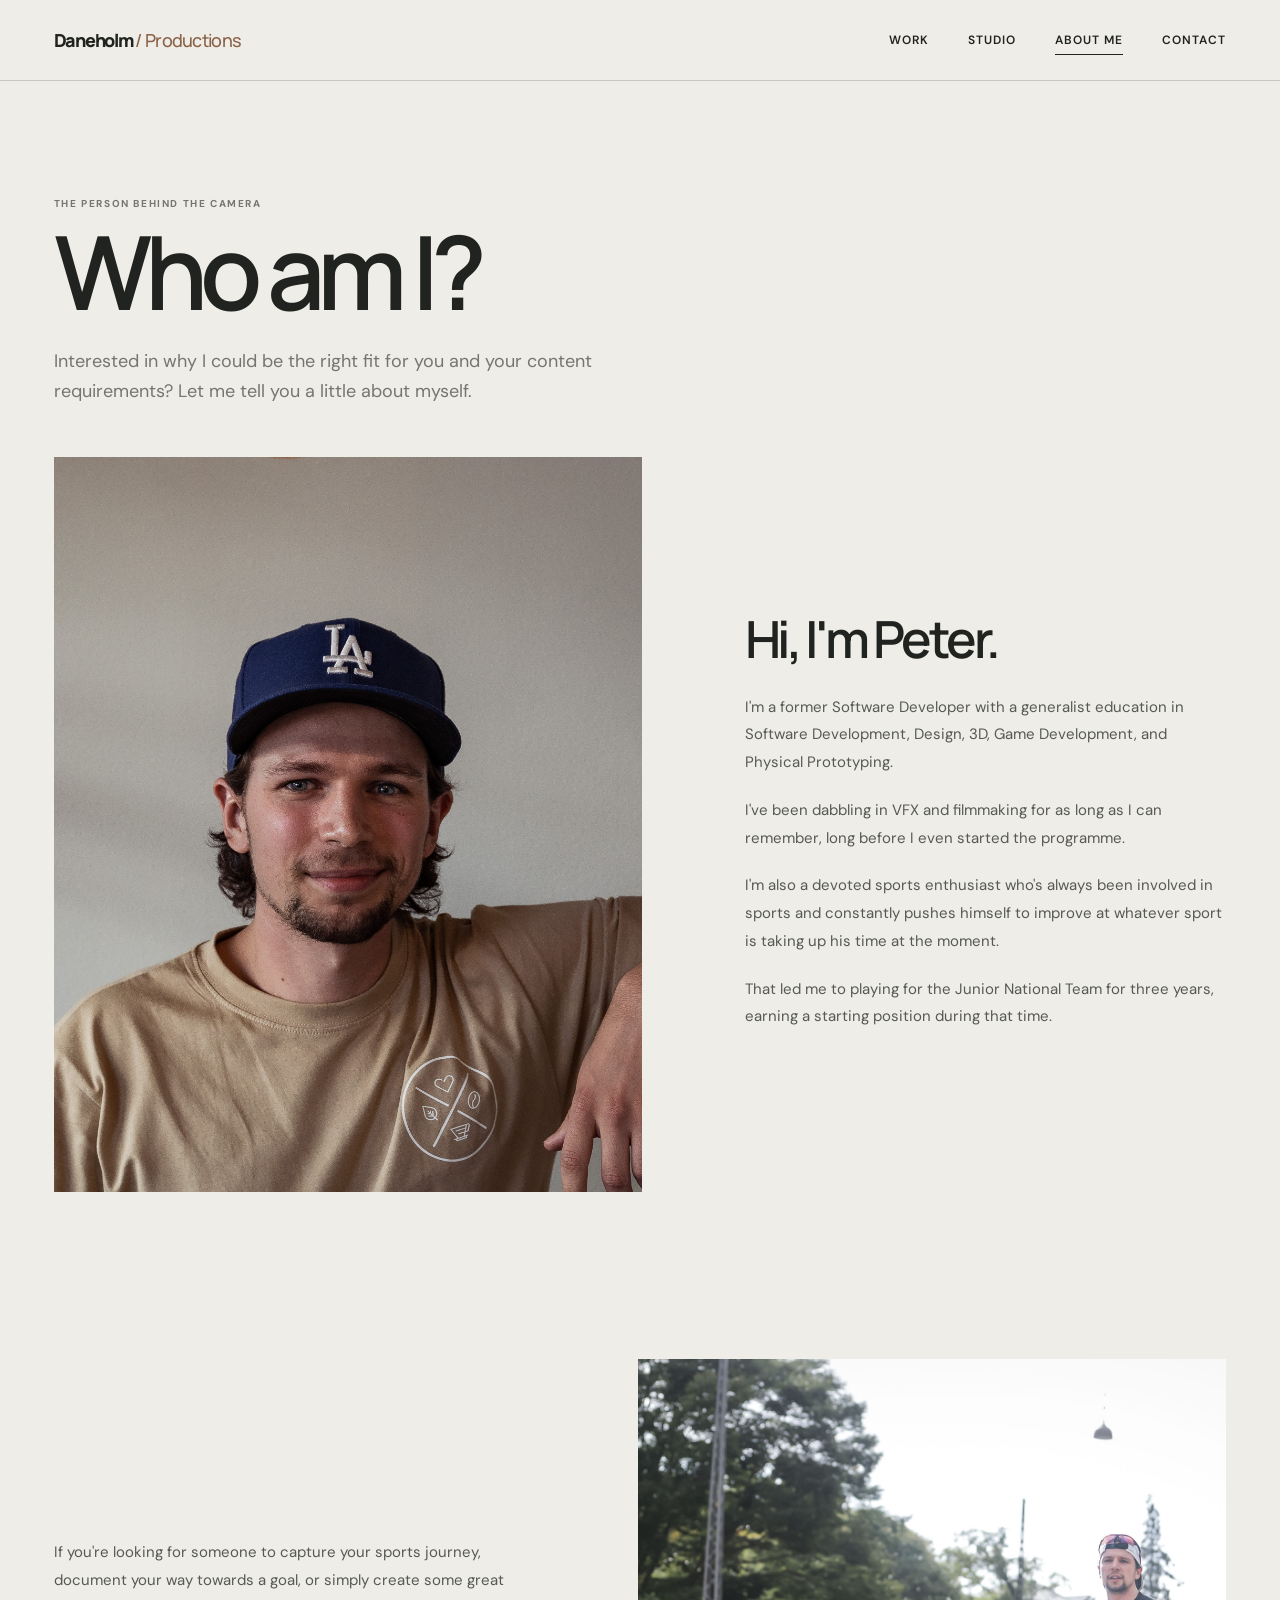
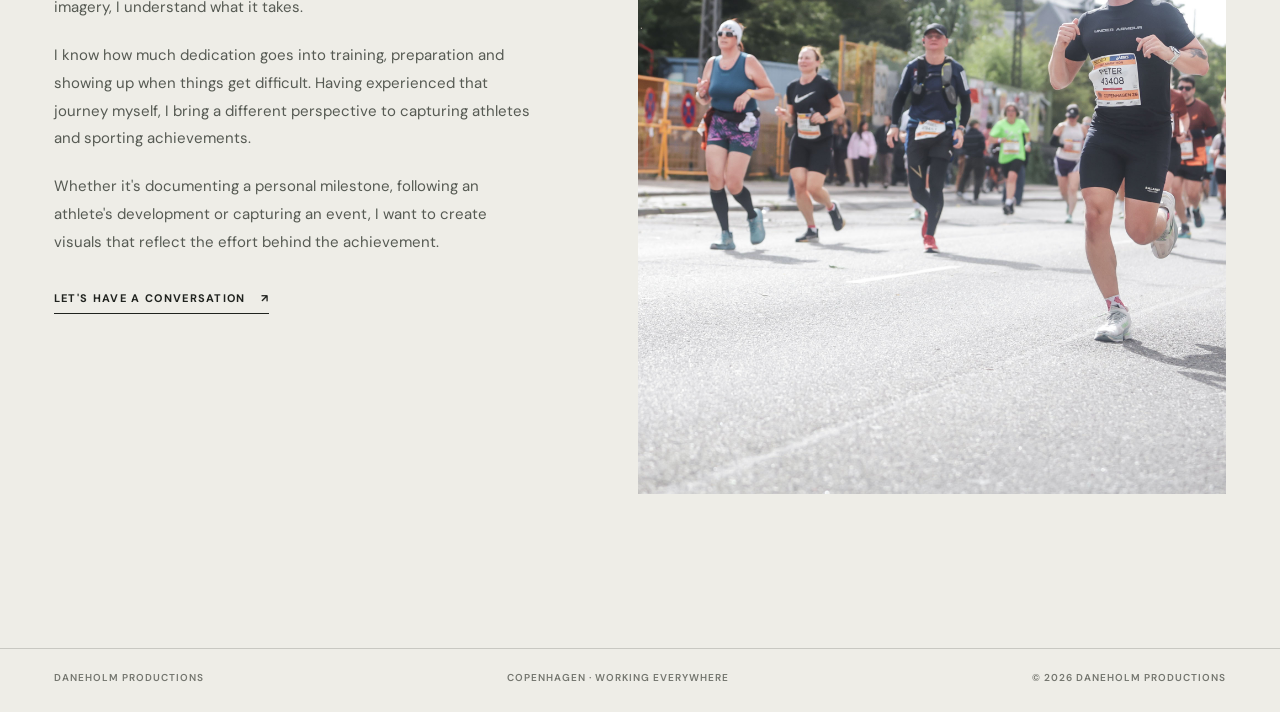
<file: docs/about/index.html>
<!doctype html>
<html lang="en">

<head>
    <meta charset="utf-8">
    <meta name="viewport" content="width=device-width,initial-scale=1">
    <meta name="description" content="The person behind the camera, who am I?">
    <title>About Me</title>
    <link rel="preconnect" href="https://fonts.googleapis.com">
    <link rel="preconnect" href="https://fonts.gstatic.com" crossorigin>
    <link href="../assets/css/styles.css" rel="stylesheet">
    <script defer src="../assets/js/main.js"></script>
</head>

<body>
    <div class="site-shell">
        <header class="site-header"><a class="wordmark" href="../">Daneholm <span>/ Productions</span></a><button
                class="menu-toggle" type="button" aria-expanded="false" aria-controls="site-nav">Menu</button>
            <nav class="nav" id="site-nav" aria-label="Main navigation"><a href="./">Work</a><a
                    href="../studio/">Studio</a><a aria-current="page" href="../about/">About Me</a><a
                    href="../contact/">Contact</a></nav>
        </header>

        <main>
            <section class="page-intro">
                <div class="page-heading">
                    <p class="eyebrow">The person behind the camera</p>
                    <h1>Who am I?</h1>
                    <p class="page-lede">
                        Interested in why I could be the right fit for you and
                        your content requirements? Let me tell you a little
                        about myself.
                    </p>
                </div>
            </section>

            <section class="about-content">

                <article class="about-row">
                    <div class="about-image">
                        <img src="../assets/images/Headshot-1.jpg" alt="Portrait of Peter">
                    </div>

                    <div class="about-text">
                        <h2>Hi, I'm Peter.</h2>

                        <p>
                            I'm a former Software Developer with a generalist
                            education in Software Development, Design, 3D,
                            Game Development, and Physical Prototyping.
                        </p>

                        <p>
                            I've been dabbling in VFX and filmmaking for as
                            long as I can remember, long before I even started
                            the programme.
                        </p>

                        <p>
                            I'm also a devoted sports enthusiast who's always
                            been involved in sports and constantly pushes
                            himself to improve at whatever sport is taking up
                            his time at the moment.
                        </p>

                        <p>
                            That led me to playing for the Junior National
                            Team for three years, earning a starting position
                            during that time.
                        </p>
                    </div>
                </article>

                <article class="about-row about-row-reverse">
                    <div class="about-image">
                        <img src="../assets/images/CPHHalf.JPG" width=100%
                            alt="Peter taking part in Copenhagen Half Marathon">
                    </div>

                    <div class="about-text">
                        <p>
                            If you're looking for someone to capture your
                            sports journey, document your way towards a goal,
                            or simply create some great imagery, I understand
                            what it takes.
                        </p>

                        <p>
                            I know how much dedication goes into training,
                            preparation and showing up when things get
                            difficult. Having experienced that journey myself,
                            I bring a different perspective to capturing
                            athletes and sporting achievements.
                        </p>

                        <p>
                            Whether it's documenting a personal milestone,
                            following an athlete's development or capturing
                            an event, I want to create visuals that reflect
                            the effort behind the achievement.
                        </p>

                        <a class="text-link" href="../contact/">
                            Let's have a conversation
                            <span aria-hidden="true">↗</span>
                        </a>
                    </div>
                </article>

            </section>
        </main>
        <footer class="site-footer"><span>Daneholm Productions</span><span>COPENHAGEN · WORKING
                EVERYWHERE</span><span>© 2026 Daneholm Productions</span></footer>
    </div>
</body>

</html>
</file>
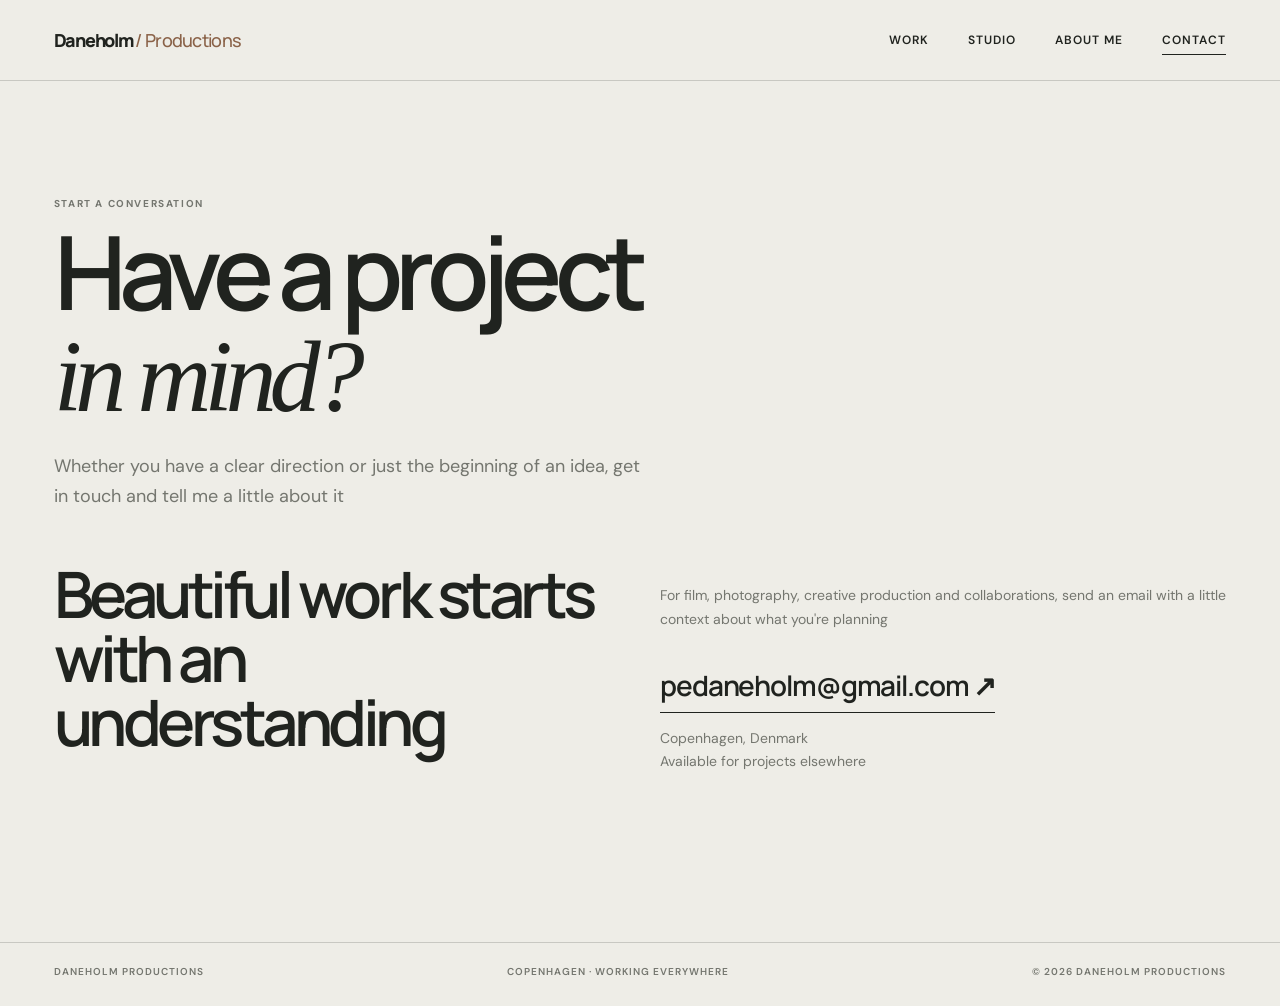
<file: docs/contact/index.html>
<!doctype html>
<html lang="en">

<head>
    <meta charset="utf-8">
    <meta name="viewport" content="width=device-width,initial-scale=1">
    <meta name="description" content="Contact Daneholm Productions about film and photography projects.">
    <title>Contact</title>
    <link rel="preconnect" href="https://fonts.googleapis.com">
    <link rel="preconnect" href="https://fonts.gstatic.com" crossorigin>
    <link href="../assets/css/styles.css" rel="stylesheet">
    <script defer src="../assets/js/main.js"></script>
</head>

<body>
    <div class="site-shell">
        <header class="site-header"><a class="wordmark" href="../">Daneholm <span>/ Productions</span></a><button
                class="menu-toggle" type="button" aria-expanded="false" aria-controls="site-nav">Menu</button>
            <nav class="nav" id="site-nav" aria-label="Main navigation"><a href="../work/">Work</a><a
                    href="../studio/">Studio</a><a href="../about/">About Me</a><a href="./"
                    aria-current="page">Contact</a>
            </nav>
        </header>
        <main>
            <section class="page-intro">
                <div class="page-heading">
                    <p class="eyebrow">Start a conversation</p>
                    <h1>Have a project<br><em>in mind?</em></h1>
                    <p class="page-lede">Whether you have a clear direction or just the beginning of an idea, get in
                        touch
                        and tell me a little about it</p>
                </div>
            </section>
            <section class="contact-panel">
                <h2>Beautiful work starts<br>with an understanding</h2>
                <div class="contact-details">
                    <p>For film, photography, creative production and collaborations, send an email with a little
                        context about what you're planning</p><a class="email-link"
                        href="mailto:pedaneholm@gmail.com">pedaneholm@gmail.com ↗</a>
                    <p>Copenhagen, Denmark<br>Available for projects elsewhere</p>
                </div>
            </section>
        </main>
        <footer class="site-footer"><span>Daneholm Productions</span><span>COPENHAGEN · WORKING
                EVERYWHERE</span><span>© 2026 Daneholm Productions</span></footer>
    </div>
</body>

</html>
</file>
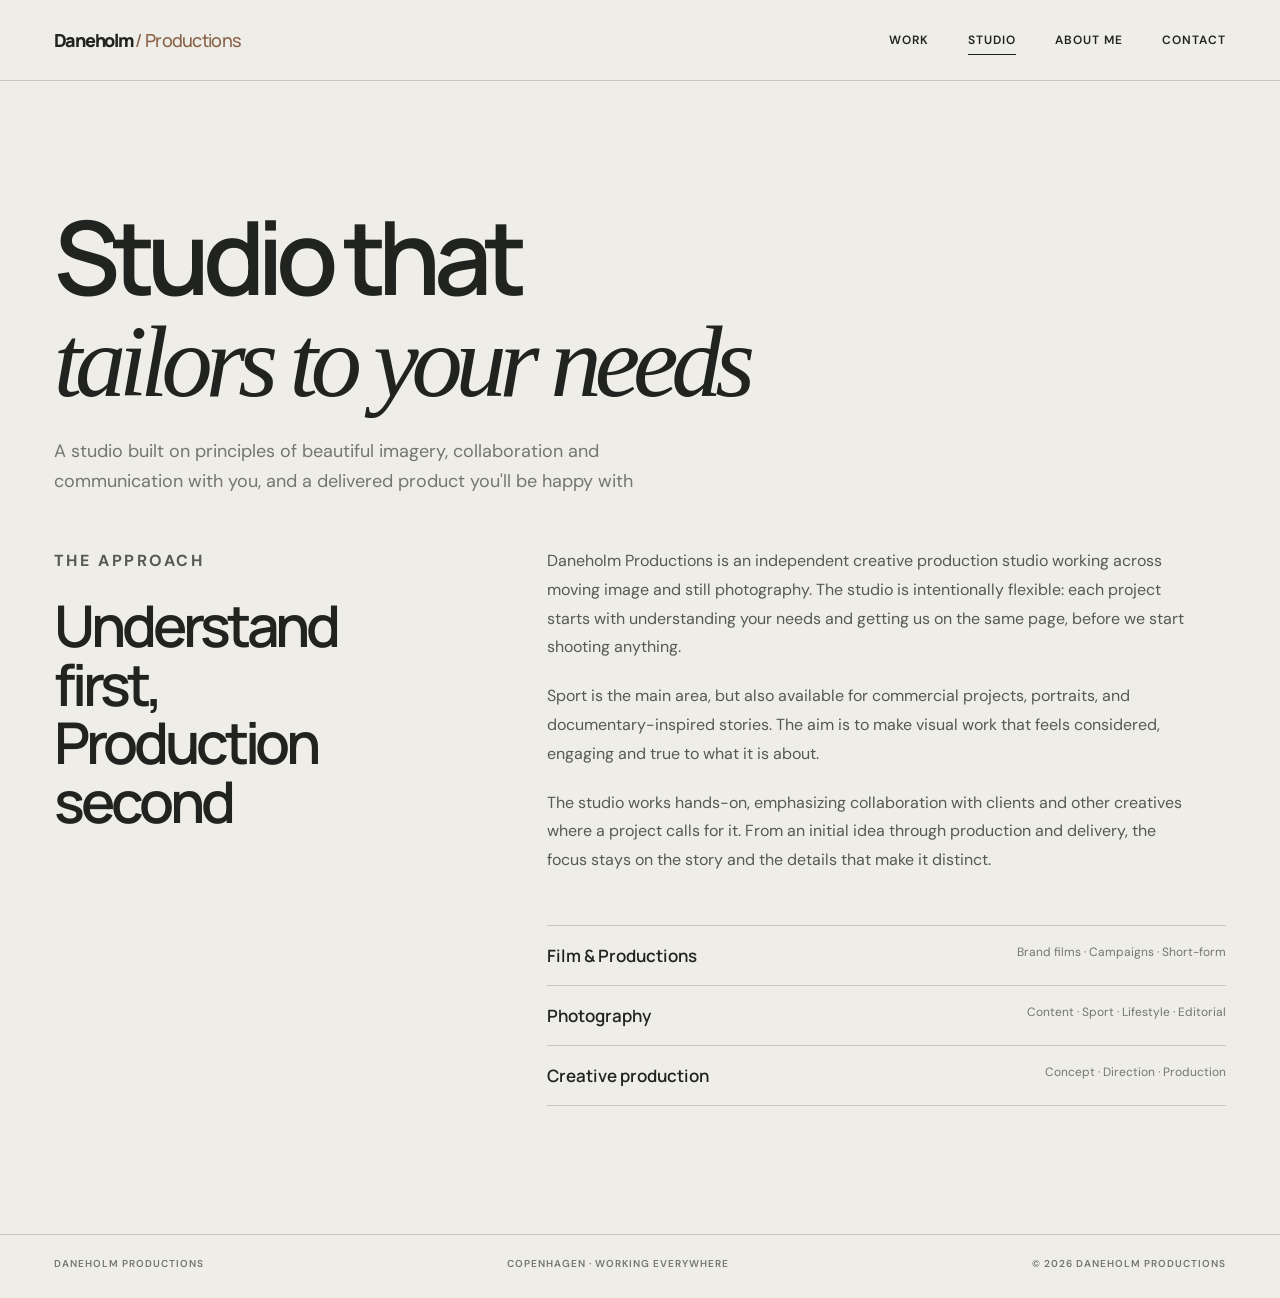
<file: docs/studio/index.html>
<!doctype html>
<html lang="en">

<head>
    <meta charset="utf-8">
    <meta name="viewport" content="width=device-width,initial-scale=1">
    <meta name="description" content="About the independent creative studio behind Daneholm Productions.">
    <title>Studio</title>
    <link rel="preconnect" href="https://fonts.googleapis.com">
    <link rel="preconnect" href="https://fonts.gstatic.com" crossorigin>
    <link href="../assets/css/styles.css" rel="stylesheet">
    <script defer src="../assets/js/main.js"></script>
</head>

<body>
    <div class="site-shell">
        <header class="site-header"><a class="wordmark" href="../">Daneholm <span>/ Productions</span></a><button
                class="menu-toggle" type="button" aria-expanded="false" aria-controls="site-nav">Menu</button>
            <nav class="nav" id="site-nav" aria-label="Main navigation"><a href="../work/">Work</a><a href="./"
                    aria-current="page">Studio</a><a href="../about/">About
                    Me</a><a href="../contact/">Contact</a>
            </nav>
        </header>
        <main>
            <section class="page-intro">
                <div class="page-heading">
                    <p class="eyebrow"></p>
                    <h1>Studio that <br><em>tailors to your needs</em></h1>
                    <p class="page-lede">A studio built on principles of beautiful imagery, collaboration and
                        communication with you, and a delivered product you'll be happy with</p>
                </div>
            </section>
            <section class="studio-layout">
                <div>
                    <p class="eyebrow">The Approach</p>
                    <h2>Understand first,
                        Production second</h2>
                </div>
                <div>
                    <p>Daneholm Productions is an independent creative production studio working across moving image and
                        still photography. The studio is intentionally flexible: each project starts with understanding
                        your
                        needs and getting us on the same page, before we start shooting anything.</p>
                    <p>Sport is the main area, but also available for commercial projects, portraits, and
                        documentary-inspired stories. The aim is to make visual work that feels considered, engaging and
                        true to what it is about.</p>
                    <p>The studio works hands-on, emphasizing collaboration with clients and other creatives where a
                        project calls
                        for it. From an initial idea through production and delivery, the focus stays on the story and
                        the details that make it distinct.</p>
                    <div class="capability-list">
                        <div class="capability"><strong>Film & Productions</strong><span>Brand films · Campaigns ·
                                Short-form</span></div>
                        <div class="capability"><strong>Photography</strong><span>Content · Sport · Lifestyle ·
                                Editorial</span></div>
                        <div class="capability"><strong>Creative production</strong><span>Concept · Direction ·
                                Production</span></div>
                    </div>
                </div>
            </section>
        </main>
        <footer class="site-footer"><span>Daneholm Productions</span><span>COPENHAGEN · WORKING
                EVERYWHERE</span><span>© 2026 Daneholm Productions</span></footer>
    </div>
</body>

</html>
</file>
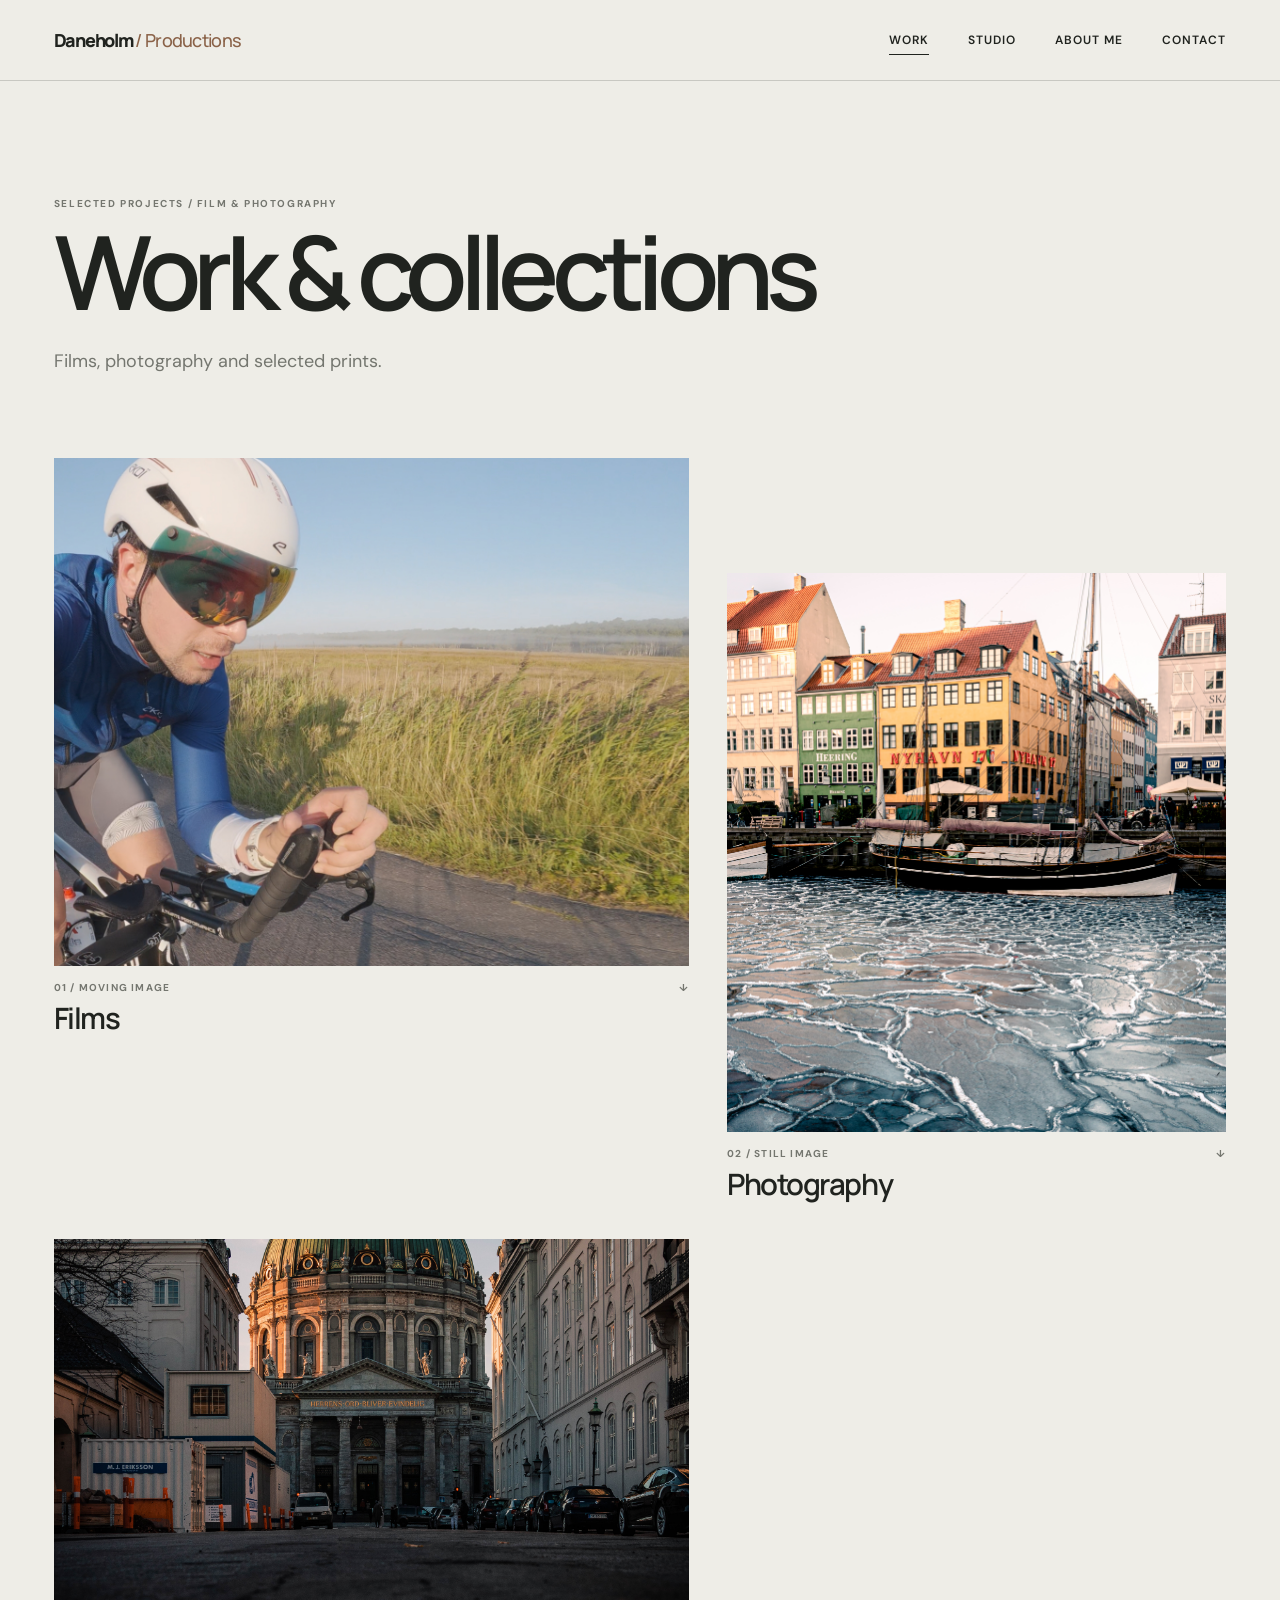
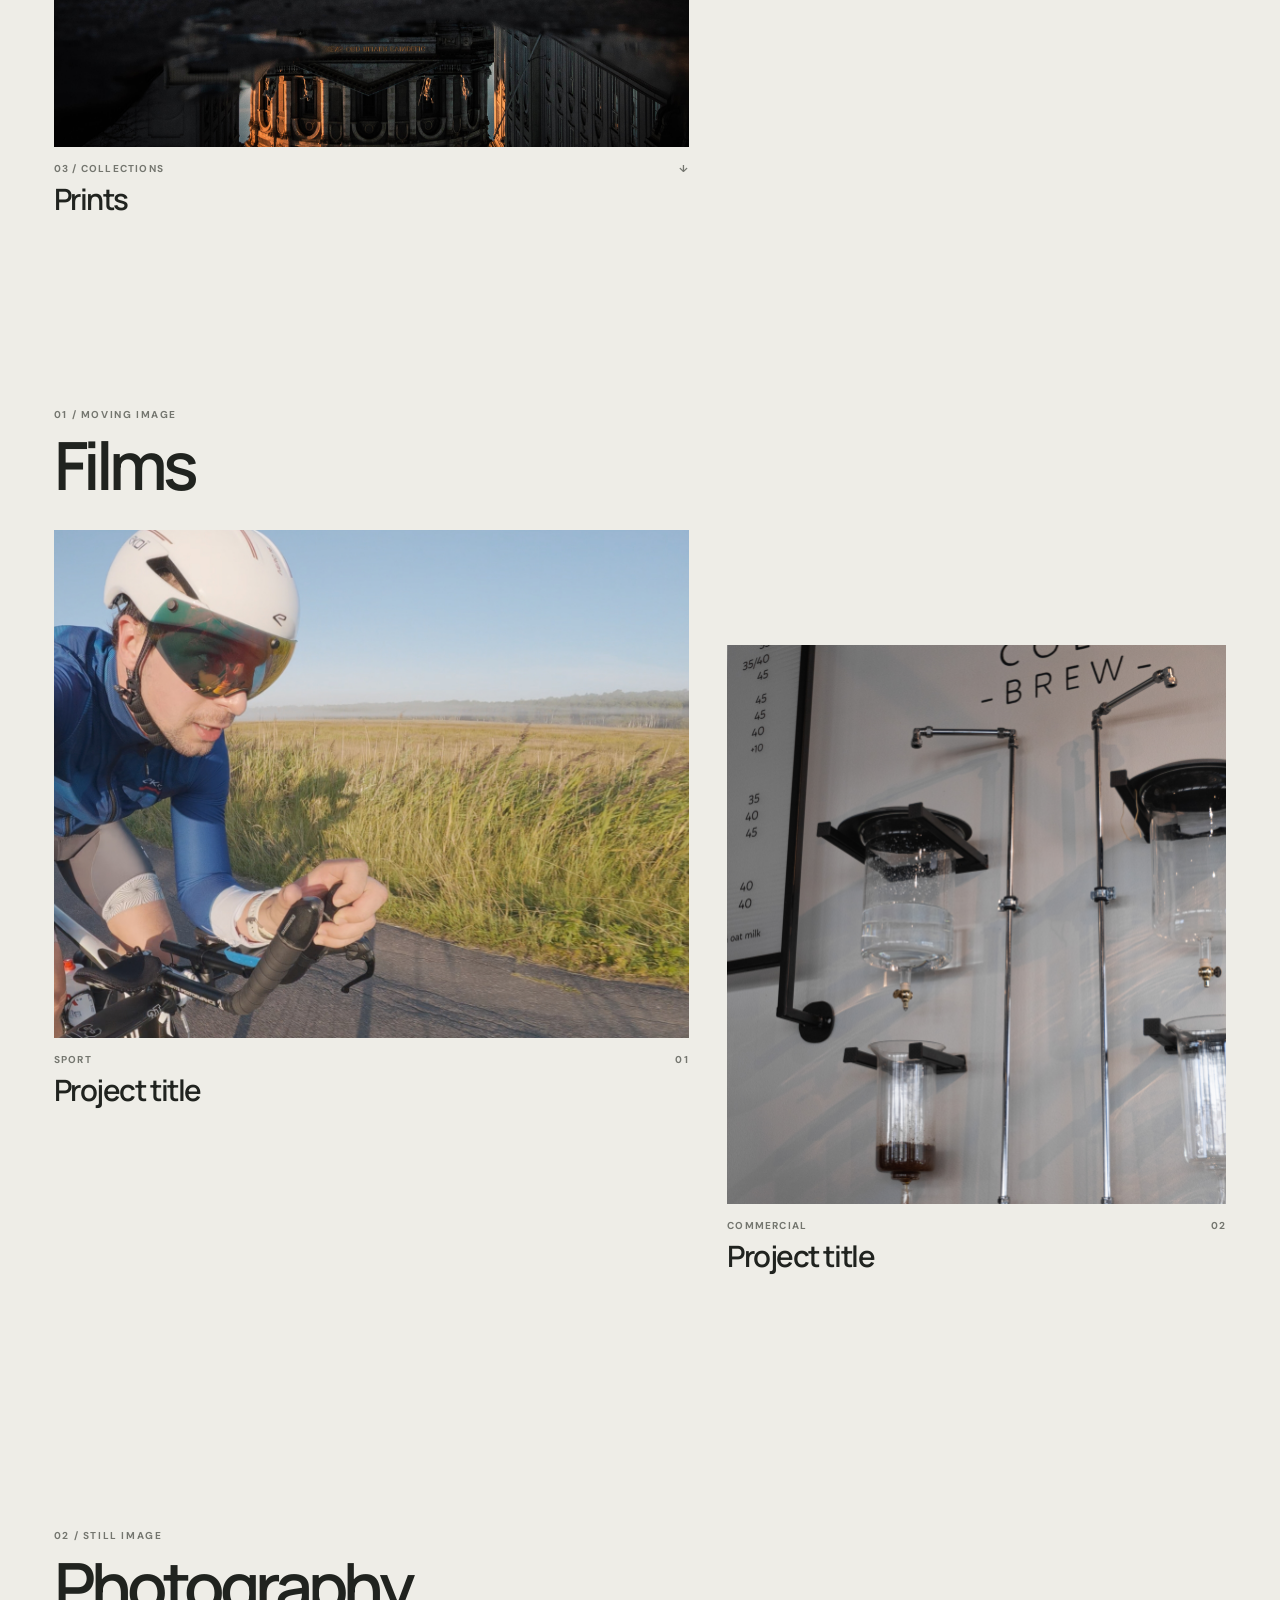
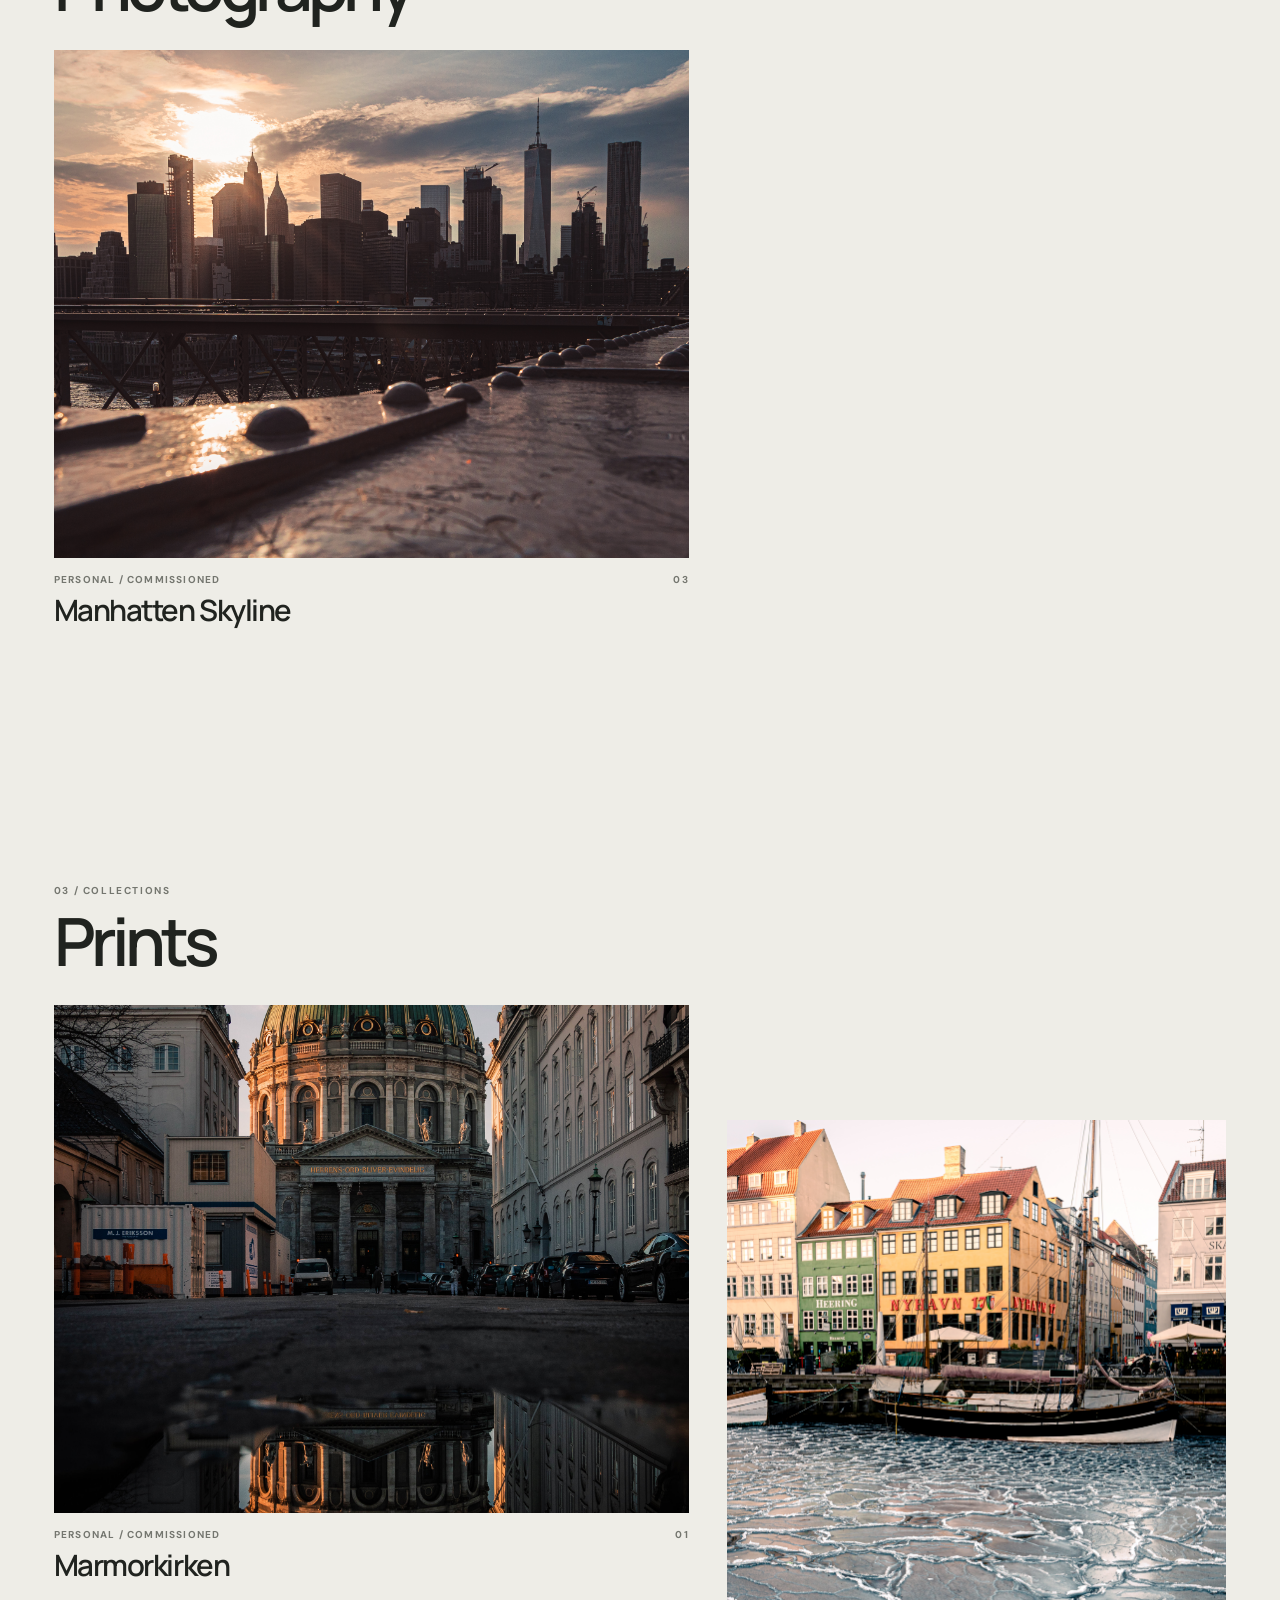
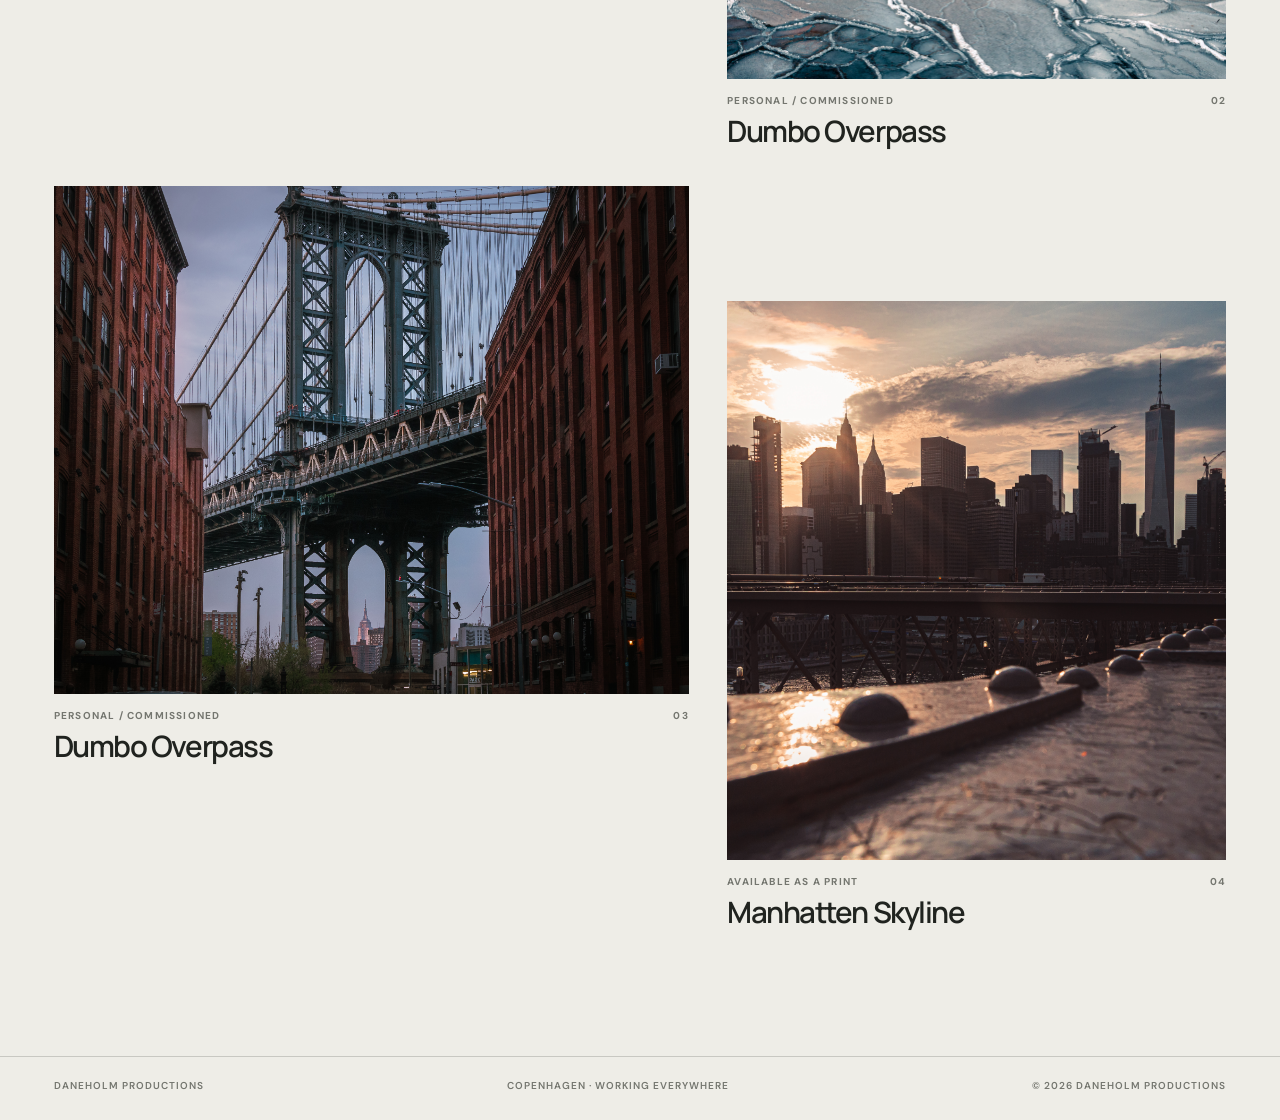
<file: docs/work/index.html>
<!doctype html>
<html lang="en">

<head>
    <meta charset="utf-8">
    <meta name="viewport" content="width=device-width,initial-scale=1">
    <meta name="description" content="Selected film and photography projects by Daneholm Productions.">
    <title>Work</title>
    <link rel="preconnect" href="https://fonts.googleapis.com">
    <link rel="preconnect" href="https://fonts.gstatic.com" crossorigin>
    <link href="../assets/css/styles.css" rel="stylesheet">
    <script defer src="../assets/js/main.js"></script>
</head>

<body>
    <div class="site-shell">
        <header class="site-header"><a class="wordmark" href="../">Daneholm <span>/ Productions</span></a><button
                class="menu-toggle" type="button" aria-expanded="false" aria-controls="site-nav">Menu</button>
            <nav class="nav" id="site-nav" aria-label="Main navigation"><a href="./" aria-current="page">Work</a><a
                    href="../studio/">Studio</a><a href="../about/">About Me</a><a href="../contact/">Contact</a></nav>
        </header>
        <main>
            <section class="page-intro">
                <div class="page-heading">
                    <p class="eyebrow">Selected projects / Film & photography</p>
                    <h1>Work & collections</h1>
                    <p class="page-lede">
                        Films, photography and selected prints.
                    </p>
                </div>
            </section>

            <!-- CATEGORY NAVIGATION -->
            <section class="section category-navigation">
                <div class="project-grid">

                    <article class="project-card">
                        <a href="#films">
                            <div class="project-image">
                                <img src="../assets/images/SportsStill2.jpg" alt="Film projects">
                            </div>
                            <div class="project-meta">
                                <span>01 / Moving image</span>
                                <span>↓</span>
                            </div>
                            <h2 class="project-title">Films</h2>
                        </a>
                    </article>

                    <article class="project-card">
                        <a href="#photography">
                            <div class="project-image">
                                <img src="../assets/images/Frozen Nyhavn-3.jpg" alt="Photography collection">
                            </div>
                            <div class="project-meta">
                                <span>02 / Still image</span>
                                <span>↓</span>
                            </div>
                            <h2 class="project-title">Photography</h2>
                        </a>
                    </article>

                    <article class="project-card">
                        <a href="#prints">
                            <div class="project-image">
                                <img src="../assets/images/Marmorkirken print.jpg" alt="Photographic prints">
                            </div>
                            <div class="project-meta">
                                <span>03 / Collections</span>
                                <span>↓</span>
                            </div>
                            <h2 class="project-title">Prints</h2>
                        </a>
                    </article>

                </div>
            </section>

            <!-- FILMS -->
            <section class="section work-category" id="films">
                <div class="section-head">
                    <div>
                        <p class="eyebrow">01 / Moving image</p>
                        <h2>Films</h2>
                    </div>
                </div>

                <div class="project-grid">

                    <!-- DUPLICATE THIS ARTICLE TO ADD A FILM -->
                    <article class="project-card" data-category="sport">
                        <a href="">
                            <div class="project-image">
                                <img src="../assets/images/SportsStill2.jpg" alt="Sports film thumbnail">
                                <span class="play-icon">▶</span>
                            </div>
                            <div class="project-meta">
                                <span>Sport</span>
                                <span>01</span>
                            </div>
                            <h3 class="project-title">Project title</h3>
                        </a>
                    </article>

                    <article class="project-card" data-category="commercial">
                        <a href="YOUR_VIDEO_LINK">
                            <div class="project-image">
                                <img src="../assets/images/Interior juni-6.jpg" alt="Commercial film thumbnail">
                                <span class="play-icon">▶</span>
                            </div>
                            <div class="project-meta">
                                <span>Commercial</span>
                                <span>02</span>
                            </div>
                            <h3 class="project-title">Project title</h3>
                        </a>
                    </article>

                </div>
            </section>

            <!-- PHOTOGRAPHY -->
            <section class="section work-category" id="photography">
                <div class="section-head">
                    <div>
                        <p class="eyebrow">02 / Still image</p>
                        <h2>Photography</h2>
                    </div>
                </div>

                <div class="project-grid">

                    <!-- DUPLICATE THIS ARTICLE TO ADD A PHOTO -->
                    <article class="project-card">
                        <div class="project-image">
                            <img src="../assets/images/Manhatten Skyline Print.jpg" alt="Photography project">
                        </div>
                        <div class="project-meta">
                            <span>Personal / Commissioned</span>
                            <span>03</span>
                        </div>
                        <h3 class="project-title">Manhatten Skyline</h3>
                        </a>
                    </article>

                </div>
            </section>

            <!-- PRINTS -->
            <section class="section work-category" id="prints">
                <div class="section-head">
                    <div>
                        <p class="eyebrow">03 / Collections</p>
                        <h2>Prints</h2>
                    </div>
                </div>

                <div class="project-grid">

                    <!-- DUPLICATE THIS ARTICLE TO ADD A PRINT -->
                    <article class="project-card">
                        <div class="project-image">
                            <img src="../assets/images/Marmorkirken print.jpg" alt="Photographic print">
                        </div>
                        <div class="project-meta">
                            <span>Personal / Commissioned</span>
                            <span>01</span>
                        </div>
                        <h3 class="project-title">Marmorkirken</h3>
                        </a>
                    </article>
                    <article class="project-card">
                        <div class="project-image">
                            <img src="../assets/images/Frozen Nyhavn-3.jpg" alt="Photographic print">
                        </div>
                        <div class="project-meta">
                            <span>Personal / Commissioned</span>
                            <span>02</span>
                        </div>
                        <h3 class="project-title">Dumbo Overpass</h3>
                        </a>
                    </article>
                    <article class="project-card">
                        <a href="../assets/images/DUMBO overpass-1.jpg">
                            <div class="project-image">
                                <img src="../assets/images/DUMBO overpass-1.jpg" alt="Photographic print">
                            </div>
                            <div class="project-meta">
                                <span>Personal / Commissioned</span>
                                <span>03</span>
                            </div>
                            <h3 class="project-title">Dumbo Overpass</h3>
                        </a>
                    </article>

                    <article class="project-card">
                        <a href="../assets/images/Manhatten Skyline Print.jpg">
                            <div class="project-image">
                                <img src="../assets/images/Manhatten Skyline Print.jpg" alt="Photographic print">
                            </div>
                            <div class="project-meta">
                                <span>Available as a print</span>
                                <span>04</span>
                            </div>
                            <h3 class="project-title">Manhatten Skyline</h3>
                        </a>
                    </article>

                </div>
            </section>
        </main>
        <footer class="site-footer"><span>Daneholm Productions</span><span>COPENHAGEN · WORKING
                EVERYWHERE</span><span>© 2026 Daneholm Productions</span></footer>
    </div>
</body>

</html>
</file>
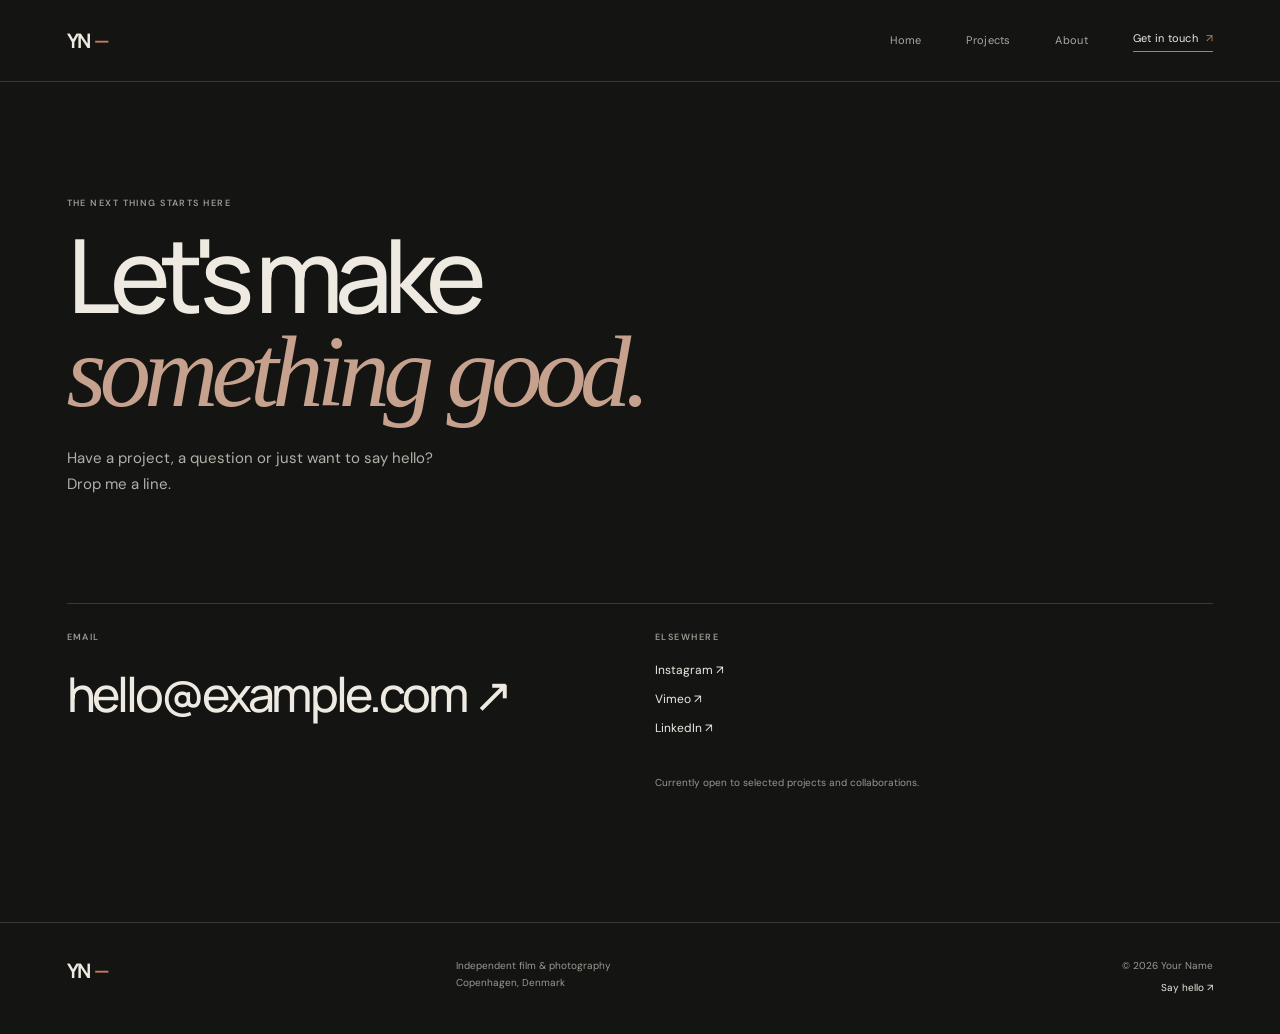
<file: contact.html>
<!doctype html>
<html lang="en">
<head>
  <meta charset="utf-8"><meta name="viewport" content="width=device-width, initial-scale=1"><meta name="theme-color" content="#171715">
  <meta name="description" content="Contact Your Name about film and photography projects.">
  <title>Contact — Your Name</title>
  <link rel="preconnect" href="https://fonts.googleapis.com"><link rel="preconnect" href="https://fonts.gstatic.com" crossorigin>
  <link href="https://fonts.googleapis.com/css2?family=DM+Sans:wght@400;500;600&family=Manrope:wght@400;500;600;700&display=swap" rel="stylesheet">
  <link rel="stylesheet" href="assets/css/styles.css"><script src="assets/js/main.js" defer></script>
</head>
<body>
  <header class="site-header"><a class="wordmark" href="index.html">YN<span>—</span></a><button class="nav-toggle" aria-expanded="false" aria-controls="site-nav" aria-label="Toggle navigation"><span></span><span></span></button><nav id="site-nav" class="site-nav"><a href="index.html">Home</a><a href="projects.html">Projects</a><a href="about.html">About</a><a class="nav-contact active" href="contact.html">Get in touch <span>↗</span></a></nav></header>
  <main class="page-main contact-main">
    <section class="page-intro"><p class="eyebrow">The next thing starts here</p><h1>Let's make<br><em>something good.</em></h1><p class="intro">Have a project, a question or just want to say hello? Drop me a line.</p></section>
    <section class="contact-layout">
      <div><p class="eyebrow">Email</p><a class="contact-email" href="mailto:hello@example.com">hello@example.com ↗</a></div>
      <div class="contact-side"><p class="eyebrow">Elsewhere</p><a href="https://www.instagram.com/" target="_blank" rel="noopener noreferrer">Instagram ↗</a><a href="https://vimeo.com/" target="_blank" rel="noopener noreferrer">Vimeo ↗</a><a href="https://www.linkedin.com/" target="_blank" rel="noopener noreferrer">LinkedIn ↗</a><p class="availability">Currently open to selected projects and collaborations.</p></div>
    </section>
  </main>
  <footer class="site-footer"><a class="wordmark" href="index.html">YN<span>—</span></a><p>Independent film & photography<br>Copenhagen, Denmark</p><p class="footer-right">© <span data-year></span> Your Name <a href="mailto:hello@example.com">Say hello ↗</a></p></footer>
</body>
</html>
</file>
<file: docs/assets/css/styles.css>
@import url('https://fonts.googleapis.com/css2?family=DM+Sans:wght@400;500;600;700&family=Manrope:wght@400;500;600;700;800&display=swap');
:root{--paper:#eeede7;--paper-deep:#e5e3dc;--ink:#20231f;--muted:#74766f;--line:rgba(32,35,31,.18);--accent:#8a6248;--dark:#242923;--dark-muted:#c4c5bc;--sans:"DM Sans",Arial,sans-serif;--display:"Manrope",Arial,sans-serif;--page-pad:clamp(20px,4.2vw,72px);--max:1600px}
*{box-sizing:border-box}html{scroll-behavior:smooth}body{margin:0;background:var(--paper);color:var(--ink);font-family:var(--sans);-webkit-font-smoothing:antialiased}a{color:inherit;text-decoration:none}img,video{display:block;max-width:100%}.site-shell{max-width:var(--max);margin:0 auto;overflow:clip}
.site-header{position:relative;z-index:10;display:flex;align-items:center;justify-content:space-between;padding:25px var(--page-pad);border-bottom:1px solid var(--line)}.wordmark{font:800 18px/1 var(--display);letter-spacing:-.07em;white-space:nowrap}.wordmark span{color:var(--accent);font-weight:500;letter-spacing:-.04em}.nav{display:flex;align-items:center;gap:clamp(18px,3vw,46px);font-size:12px;font-weight:600;letter-spacing:.09em;text-transform:uppercase}.nav a{position:relative;padding:7px 0}.nav a:after{position:absolute;content:"";left:0;bottom:0;width:100%;height:1px;background:currentColor;transform:scaleX(0);transform-origin:right;transition:transform .3s ease}.nav a:hover:after,.nav a[aria-current=page]:after{transform:scaleX(1);transform-origin:left}.menu-toggle{display:none;border:0;background:none;color:var(--ink);font-size:12px;letter-spacing:.1em;text-transform:uppercase;cursor:pointer}
.eyebrow{margin:0;color:var(--muted);font-size:10px;font-weight:700;letter-spacing:.16em;line-height:1.5;text-transform:uppercase}.hero{position:relative;min-height:min(790px,76vw);display:flex;align-items:end;isolation:isolate;background:#3b453e;color:#f4f1e9}.hero-media,.hero-media:after{position:absolute;inset:0;width:100%;height:100%}.hero-media{z-index:-2;overflow:hidden;background:#3b453e url("../images/hero-poster.svg") center/cover no-repeat}.hero-media video{width:100%;height:100%;object-fit:cover;opacity:.9}.hero-media:after{content:"";z-index:1;background:linear-gradient(90deg,rgba(15,21,18,.65),rgba(15,21,18,.08) 75%),linear-gradient(0deg,rgba(15,21,18,.5),transparent 58%)}
.hero-content{width:100%;padding:clamp(44px,7vw,110px) var(--page-pad) clamp(38px,5vw,72px)}.hero-kicker{display:flex;justify-content:space-between;gap:20px;margin-bottom:clamp(36px,7vw,100px);color:rgba(244,241,233,.78);font-size:10px;font-weight:600;letter-spacing:.15em;text-transform:uppercase}.hero h1{max-width:980px;margin:0;font:600 clamp(52px,8.8vw,136px)/.93 var(--display);letter-spacing:-.085em}.hero h1 em,.studio-band h2 em,.cta h2 em,.page-heading h1 em{font-family:Georgia,serif;font-weight:400;letter-spacing:-.07em}.hero-bottom{display:flex;justify-content:space-between;align-items:end;gap:30px;margin-top:clamp(38px,6vw,78px)}.hero-intro{max-width:390px;margin:0;color:rgba(244,241,233,.83);font-size:clamp(14px,1.35vw,17px);line-height:1.6}
.text-link{display:inline-flex;align-items:center;gap:15px;padding-bottom:8px;border-bottom:1px solid currentColor;font-size:11px;font-weight:700;letter-spacing:.12em;text-transform:uppercase;transition:gap .25s ease}.text-link:hover{gap:23px}.section{padding:clamp(72px,10vw,150px) var(--page-pad)}.section-head{display:flex;justify-content:space-between;align-items:end;gap:30px;margin-bottom:34px}.section-head h2,.page-heading h1{margin:10px 0 0;font:600 clamp(38px,5.2vw,76px)/.98 var(--display);letter-spacing:-.075em}.section-note{max-width:260px;margin:0;color:var(--muted);font-size:13px;line-height:1.55}
.project-grid{display:grid;grid-template-columns:1.12fr .88fr;gap:clamp(20px,3vw,46px)}.project-card{min-width:0}.project-card:nth-child(even){margin-top:clamp(50px,9vw,130px)}.project-image{position:relative;overflow:hidden;background:var(--paper-deep);aspect-ratio:1.25/1}.project-card:nth-child(even) .project-image{aspect-ratio:1/1.12}.project-image img{width:100%;height:100%;object-fit:cover;transition:transform .8s cubic-bezier(.2,.7,.2,1)}.project-card:hover .project-image img{transform:scale(1.035)}.project-meta{display:flex;justify-content:space-between;gap:20px;padding-top:15px;color:var(--muted);font-size:10px;font-weight:700;letter-spacing:.12em;text-transform:uppercase}.project-title{margin:8px 0 0;font:600 clamp(20px,2.3vw,31px)/1.1 var(--display);letter-spacing:-.05em}.project-title a:hover{color:var(--accent)}
.studio-band{display:grid;grid-template-columns:.8fr 1.2fr;gap:9vw;align-items:start;background:var(--dark);color:#f0eee6}.studio-band h2{max-width:700px;margin:0;font:500 clamp(36px,5vw,70px)/1.02 var(--display);letter-spacing:-.07em}.studio-copy{max-width:480px;margin:24px 0 30px;color:var(--dark-muted);font-size:15px;line-height:1.75}.studio-band .eyebrow{color:#b7b9af}.studio-band .text-link{color:#f0eee6}.services-row{display:grid;grid-template-columns:repeat(3,1fr);border-top:1px solid var(--line)}.service{padding:23px 20px 0 0}.service strong{display:block;margin-bottom:8px;font:600 16px var(--display)}.service span{color:var(--muted);font-size:12px;line-height:1.5}.cta{display:flex;justify-content:space-between;align-items:end;gap:30px;padding:clamp(70px,9vw,130px) var(--page-pad)}.cta h2{max-width:800px;margin:12px 0 0;font:600 clamp(42px,7vw,100px)/.94 var(--display);letter-spacing:-.08em}
.site-footer{display:flex;justify-content:space-between;gap:24px;padding:22px var(--page-pad) 28px;border-top:1px solid var(--line);color:var(--muted);font-size:10px;font-weight:600;letter-spacing:.1em;text-transform:uppercase}.page-intro{padding:clamp(65px,9vw,130px) var(--page-pad) 50px}.page-heading{max-width:1000px}.page-heading h1{font-size:clamp(48px,8vw,112px)}.page-lede{max-width:600px;margin:24px 0 0;color:var(--muted);font-size:clamp(15px,1.5vw,18px);line-height:1.7}
.filter-bar{display:flex;flex-wrap:wrap;gap:8px;padding:0 var(--page-pad) 34px}.filter-button{padding:10px 15px;border:1px solid var(--line);border-radius:99px;background:transparent;color:var(--ink);cursor:pointer;font-size:10px;font-weight:700;letter-spacing:.1em;text-transform:uppercase;transition:background .2s ease,color .2s ease}.filter-button[aria-pressed=true],.filter-button:hover{background:var(--ink);color:var(--paper)}.work-grid{padding:0 var(--page-pad) clamp(80px,10vw,140px)}.work-grid .project-grid{row-gap:55px}.work-grid .project-card[hidden]{display:none}
.studio-layout{display:grid;grid-template-columns:.7fr 1.3fr;gap:10vw;padding:0 var(--page-pad) clamp(80px,10vw,140px)}.studio-layout h2{margin:0;font:600 clamp(32px,4.5vw,62px)/1.02 var(--display);letter-spacing:-.07em}.studio-layout p{max-width:650px;margin:0 0 20px;color:#565a53;font-size:16px;line-height:1.8}.capability-list{margin-top:50px;border-top:1px solid var(--line)}.capability{display:flex;justify-content:space-between;gap:20px;padding:18px 0;border-bottom:1px solid var(--line)}.capability strong{font:600 17px var(--display)}.capability span{color:var(--muted);font-size:12px;text-align:right}.contact-panel{display:grid;grid-template-columns:1fr 1fr;gap:40px;padding:0 var(--page-pad) clamp(90px,12vw,160px)}.contact-panel h2{margin:0;font:600 clamp(38px,5vw,68px)/1 var(--display);letter-spacing:-.07em}.contact-details{padding-top:8px}.contact-details p{color:var(--muted);font-size:14px;line-height:1.7}.email-link{display:inline-block;margin-top:20px;border-bottom:1px solid var(--ink);padding-bottom:8px;font:600 clamp(18px,2.3vw,28px) var(--display);letter-spacing:-.04em}
.reveal{opacity:0;transform:translateY(18px);transition:opacity .7s ease,transform .7s cubic-bezier(.2,.7,.2,1)}.reveal.is-visible{opacity:1;transform:none}
@media(max-width:760px){.site-header{padding-top:20px;padding-bottom:20px}.menu-toggle{display:block}.nav{position:absolute;top:calc(100% + 1px);left:0;right:0;display:none;flex-direction:column;align-items:stretch;gap:0;padding:10px var(--page-pad) 20px;background:var(--paper);border-bottom:1px solid var(--line)}.nav.is-open{display:flex}.nav a{padding:14px 0}.hero{min-height:min(760px,90svh)}.hero-kicker{margin-bottom:75px;flex-direction:column;gap:8px}.hero h1{font-size:clamp(54px,14vw,90px)}.hero-bottom,.section-head,.cta{align-items:start;flex-direction:column}.project-grid{grid-template-columns:1fr;gap:34px}.project-card:nth-child(even){margin-top:0}.project-card:nth-child(even) .project-image{aspect-ratio:1.25/1}.studio-band,.studio-layout,.contact-panel{grid-template-columns:1fr;gap:35px}.services-row{grid-template-columns:1fr;gap:22px}.service{padding-top:18px}.site-footer{flex-direction:column;gap:10px}}
@media(prefers-reduced-motion:reduce){html{scroll-behavior:auto}*,*:before,*:after{transition-duration:.01ms!important;animation-duration:.01ms!important;animation-iteration-count:1!important}.reveal{opacity:1;transform:none}}
.work-category {
    scroll-margin-top: 100px;
}

.category-navigation {
    padding-top: 2rem;
    padding-bottom: 4rem;
}

.work-category .section-head {
    margin-bottom: 2rem;
}

.work-category .project-grid {
    align-items: start;
}

.work-category .project-card img {
    display: block;
    width: 100%;
    height: 100%;
    object-fit: cover;
}


/* ----------------------------------
   ABOUT PAGE - EDITORIAL LAYOUT
---------------------------------- */

.about-content {
    padding: 0 var(--page-pad) clamp(90px, 12vw, 160px);
}

.about-row {
    display: grid;
    grid-template-columns: 1.1fr 0.9fr;
    gap: clamp(40px, 8vw, 120px);
    align-items: center;
    margin-bottom: clamp(90px, 13vw, 180px);
}

.about-row:last-child {
    margin-bottom: 0;
}

/* Alternate image and text positions */

.about-row-reverse {
    grid-template-columns: 0.9fr 1.1fr;
}

.about-row-reverse .about-image {
    order: 2;
}

.about-row-reverse .about-text {
    order: 1;
}

/* Images */

.about-image {
    overflow: hidden;
    background: var(--paper-deep);
    aspect-ratio: 4 / 5;
}

.about-image img {
    display: block;
    width: 100%;
    height: 100%;
    object-fit: cover;
    transition: transform 0.8s cubic-bezier(.2,.7,.2,1);
}

.about-image:hover img {
    transform: scale(1.025);
}

/* Text */

.about-text {
    max-width: 560px;
}

.about-text h2 {
    margin: 14px 0 28px;
    font: 600 clamp(32px, 4vw, 58px)/1.05 var(--display);
    letter-spacing: -.07em;
}

.about-text p:not(.eyebrow) {
    margin: 0 0 20px;
    color: #565a53;
    font-size: 15px;
    line-height: 1.85;
}

.about-text .text-link {
    margin-top: 15px;
}

/* Mobile */

@media (max-width: 760px) {
    .about-row,
    .about-row-reverse {
        grid-template-columns: 1fr;
        gap: 28px;
        margin-bottom: 75px;
    }

    .about-row-reverse .about-image,
    .about-row-reverse .about-text {
        order: initial;
    }

    .about-image {
        aspect-ratio: 5 / 4;
    }

    .about-text {
        max-width: none;
    }
}
</file>
<file: assets/css/styles.css>
/* Cinematic editorial direction — intentionally lightweight, no build tools required. */
:root {
  color-scheme: dark;
  --ink: #eeeae2;
  --paper: #141513;
  --panel: #1d1e1b;
  --muted: #999990;
  --line: rgba(238,234,226,.17);
  --accent: #c27a5d;
  --serif: "Times New Roman", Georgia, serif;
  --sans: "DM Sans", Arial, sans-serif;
  --display: "Manrope", Arial, sans-serif;
  --gutter: clamp(22px, 5.2vw, 82px);
}
* { box-sizing: border-box; }
html { scroll-behavior: smooth; background: var(--paper); }
body { margin: 0; background: var(--paper); color: var(--ink); font-family: var(--sans); font-size: 15px; line-height: 1.65; -webkit-font-smoothing: antialiased; }
a { color: inherit; text-decoration: none; }
img { display: block; width: 100%; height: 100%; object-fit: cover; }
button { font: inherit; }
::selection { background: var(--accent); color: #fff; }
.site-header { height: 82px; padding: 0 var(--gutter); display: flex; align-items: center; justify-content: space-between; border-bottom: 1px solid var(--line); position: relative; z-index: 10; background: var(--paper); }
.wordmark { font: 700 20px var(--display); letter-spacing: -.09em; }
.wordmark span { color: var(--accent); padding-left: 5px; }
.site-nav { display: flex; align-items: center; gap: clamp(22px, 3.5vw, 52px); font-size: 11px; letter-spacing: .025em; }
.site-nav a { color: #aaa9a1; transition: color .25s ease; }
.site-nav a:hover, .site-nav a.active { color: var(--ink); }
.site-nav .nav-contact { color: var(--ink); border-bottom: 1px solid var(--accent); padding-bottom: 4px; }
.nav-contact span, .text-link span { color: var(--accent); margin-left: 5px; }
.nav-toggle { display: none; }
.hero { padding: clamp(72px, 9vw, 130px) var(--gutter) 0; }
.hero-copy { max-width: 1100px; position: relative; z-index: 1; }
.eyebrow { margin: 0 0 17px; color: var(--muted); font-size: 9px; font-weight: 600; letter-spacing: .16em; line-height: 1.5; text-transform: uppercase; }
.eyebrow span { color: var(--accent); padding: 0 5px; }
h1, h2, p { margin-top: 0; }
h1 { margin-bottom: 0; font: 500 clamp(58px, 9.6vw, 145px)/.91 var(--display); letter-spacing: -.09em; }
h1 em, .statement-text em { color: #c6a18e; font-family: var(--serif); font-weight: 400; letter-spacing: -.065em; }
.hero-bottom { display: flex; justify-content: space-between; align-items: end; gap: 30px; margin: 34px 0 38px; }
.intro { max-width: 390px; margin: 0; color: #b2b0a8; font-size: 15px; line-height: 1.75; }
.text-link { display: inline-block; width: fit-content; padding-bottom: 5px; border-bottom: 1px solid var(--line); font-size: 11px; transition: border-color .25s ease; }
.text-link:hover { border-color: var(--accent); }
.image-frame { position: relative; display: block; overflow: hidden; background: #292a26; }
.hero-image { height: min(58vw, 690px); min-height: 330px; isolation: isolate; }
.hero-image::after { content: ""; position: absolute; inset: 0; background: linear-gradient(180deg, transparent 55%, rgba(0,0,0,.45)); pointer-events: none; }
.hero-image img { object-position: center 45%; transform: scale(1.015); }
.image-note { position: absolute; z-index: 1; right: 20px; bottom: 16px; color: #eeeae2; font-size: 9px; letter-spacing: .13em; text-transform: uppercase; }
.section-wrap { padding: 125px var(--gutter) 135px; }
.section-heading { display: flex; justify-content: space-between; align-items: end; margin-bottom: 30px; }
.section-heading .eyebrow { margin: 0; }
.project-grid { display: grid; grid-template-columns: 1.05fr .78fr 1.05fr; gap: clamp(14px, 2vw, 28px); align-items: start; }
.project-card:nth-child(2) { margin-top: 100px; }
.project-card:nth-child(3) { margin-top: 34px; }
.card-image { aspect-ratio: 4 / 5; overflow: hidden; background: #292a26; }
.card-image img, .project-visual img { transition: transform 1s cubic-bezier(.2,.7,.2,1), opacity .6s ease; }
.project-card:hover img { transform: scale(1.035); }
.card-meta { display: flex; justify-content: space-between; align-items: baseline; gap: 10px; padding-top: 13px; }
.card-meta h2 { margin: 0; font: 500 14px var(--display); letter-spacing: -.025em; }
.card-meta span { color: var(--muted); font-size: 9px; white-space: nowrap; }
.statement { padding: 105px var(--gutter) 115px; background: #20211e; }
.statement-text { max-width: 950px; margin: 0 0 35px; font: 500 clamp(36px, 5.5vw, 78px)/1.1 var(--display); letter-spacing: -.075em; }
.site-footer { display: grid; grid-template-columns: 1fr 1fr 1fr; gap: 20px; align-items: start; padding: 34px var(--gutter) 38px; border-top: 1px solid var(--line); }
.site-footer p { margin: 0; color: var(--muted); font-size: 10px; line-height: 1.7; }
.footer-right { text-align: right; }
.footer-right a { display: block; margin-top: 5px; color: var(--ink); }
.page-main { padding: clamp(75px, 9vw, 125px) var(--gutter) 130px; }
.page-intro { max-width: 1000px; margin-bottom: 80px; }
.page-intro h1 { font-size: clamp(58px, 8vw, 116px); }
.page-intro .intro { margin-top: 27px; }
.filter-bar { display: flex; gap: 25px; padding: 17px 0; margin-bottom: 48px; border-top: 1px solid var(--line); border-bottom: 1px solid var(--line); }
.filter-button { padding: 0; border: 0; background: none; color: var(--muted); cursor: pointer; font-size: 10px; transition: color .2s ease; }
.filter-button.active, .filter-button:hover { color: var(--ink); }
.filter-button.active { text-decoration: underline; text-decoration-color: var(--accent); text-underline-offset: 6px; }
.project-list { display: grid; gap: clamp(85px, 12vw, 170px); }
.project-entry { display: grid; grid-template-columns: minmax(0, 1.55fr) minmax(230px, .62fr); gap: clamp(30px, 7vw, 105px); align-items: center; }
.project-entry:nth-child(even) { grid-template-columns: minmax(230px, .62fr) minmax(0, 1.55fr); }
.project-entry:nth-child(even) .project-visual { order: 2; }
.project-visual { aspect-ratio: 1.52; overflow: hidden; background: #292a26; }
.project-visual img { filter: saturate(.88); }
.project-description { max-width: 360px; }
.project-description h2 { margin: 0 0 16px; font: 500 clamp(28px, 3.2vw, 44px)/1.04 var(--display); letter-spacing: -.065em; }
.project-description > p:not(.eyebrow):not(.project-credit) { color: #aaa9a1; font-size: 12px; line-height: 1.8; }
.project-credit { margin: 23px 0 0; color: var(--muted); font-size: 9px; letter-spacing: .12em; text-transform: uppercase; }
.about-layout { display: grid; grid-template-columns: minmax(0, .9fr) minmax(300px, 1fr); gap: clamp(45px, 10vw, 150px); align-items: start; }
.about-photo { aspect-ratio: 4 / 5; max-height: 690px; }
.about-photo img { filter: saturate(.82); }
.about-copy { padding-top: 15px; max-width: 540px; }
.about-lead { font: 500 clamp(26px, 3.1vw, 41px)/1.23 var(--display); letter-spacing: -.06em; }
.about-copy > p:not(.about-lead) { color: #aaa9a1; font-size: 13px; line-height: 1.85; }
.about-details { display: grid; grid-template-columns: 1fr 1fr; gap: 24px; margin: 45px 0; padding-top: 25px; border-top: 1px solid var(--line); }
.about-details p { margin: 0; font-size: 11px; }
.about-details .eyebrow { margin-bottom: 7px; }
.contact-main .page-intro { margin-bottom: 105px; }
.contact-layout { display: grid; grid-template-columns: 1fr 1fr; gap: 30px; padding-top: 27px; border-top: 1px solid var(--line); }
.contact-email { font: 500 clamp(24px, 4vw, 48px) var(--display); letter-spacing: -.065em; transition: color .2s ease; }
.contact-email:hover { color: #c6a18e; }
.contact-side { display: flex; flex-direction: column; align-items: flex-start; gap: 9px; font-size: 12px; }
.contact-side a { transition: color .2s ease; }
.contact-side a:hover { color: #c6a18e; }
.contact-side .eyebrow { margin-bottom: 8px; }
.availability { margin: 28px 0 0; color: var(--muted); font-size: 10px; }
[hidden] { display: none !important; }

/* Quiet entrance motion: no scroll library, no parallax, no forced animation. */
@keyframes settle-in { from { opacity: 0; transform: translateY(12px); } to { opacity: 1; transform: translateY(0); } }
.hero-copy, .page-intro, .about-layout, .contact-layout { animation: settle-in .75s ease-out both; }
.hero-image { animation: settle-in .9s .12s ease-out both; }
@media (prefers-reduced-motion: reduce) {
  html { scroll-behavior: auto; }
  *, *::before, *::after { animation-duration: .01ms !important; animation-iteration-count: 1 !important; transition-duration: .01ms !important; }
}
@media (max-width: 760px) {
  .site-header { height: 72px; }
  .nav-toggle { display: flex; flex-direction: column; gap: 5px; padding: 10px 0 10px 10px; border: 0; background: none; cursor: pointer; }
  .nav-toggle span { display: block; width: 23px; height: 1px; background: var(--ink); }
  .site-nav { display: none; position: absolute; z-index: 5; top: 71px; left: 0; right: 0; padding: 25px var(--gutter) 30px; flex-direction: column; align-items: flex-start; gap: 18px; background: var(--paper); border-bottom: 1px solid var(--line); }
  .site-nav.is-open { display: flex; }
  .hero { padding-top: 75px; }
  .hero-bottom { align-items: flex-start; flex-direction: column; margin: 28px 0 32px; }
  .hero-image { height: 78vw; min-height: 270px; }
  .section-wrap { padding-top: 85px; padding-bottom: 90px; }
  .project-grid { grid-template-columns: 1fr 1fr; gap: 28px 13px; }
  .project-card:nth-child(2), .project-card:nth-child(3) { margin-top: 0; }
  .project-card:nth-child(3) { grid-column: 1 / 2; }
  .card-meta { display: block; }
  .card-meta span { display: block; margin-top: 4px; }
  .statement { padding-top: 75px; padding-bottom: 80px; }
  .site-footer { grid-template-columns: 1fr 1fr; }
  .footer-right { grid-column: 1 / -1; text-align: left; }
  .page-main { padding-top: 75px; padding-bottom: 90px; }
  .page-intro { margin-bottom: 55px; }
  .filter-bar { gap: 18px; overflow-x: auto; }
  .filter-button { white-space: nowrap; }
  .project-list { gap: 70px; }
  .project-entry, .project-entry:nth-child(even) { grid-template-columns: 1fr; gap: 22px; }
  .project-entry:nth-child(even) .project-visual { order: 0; }
  .project-visual { aspect-ratio: 1.25; }
  .project-description { max-width: 520px; }
  .about-layout { grid-template-columns: 1fr; gap: 35px; }
  .about-photo { width: min(100%, 520px); }
  .contact-main .page-intro { margin-bottom: 65px; }
  .contact-layout { grid-template-columns: 1fr; gap: 45px; }
}
</file>
